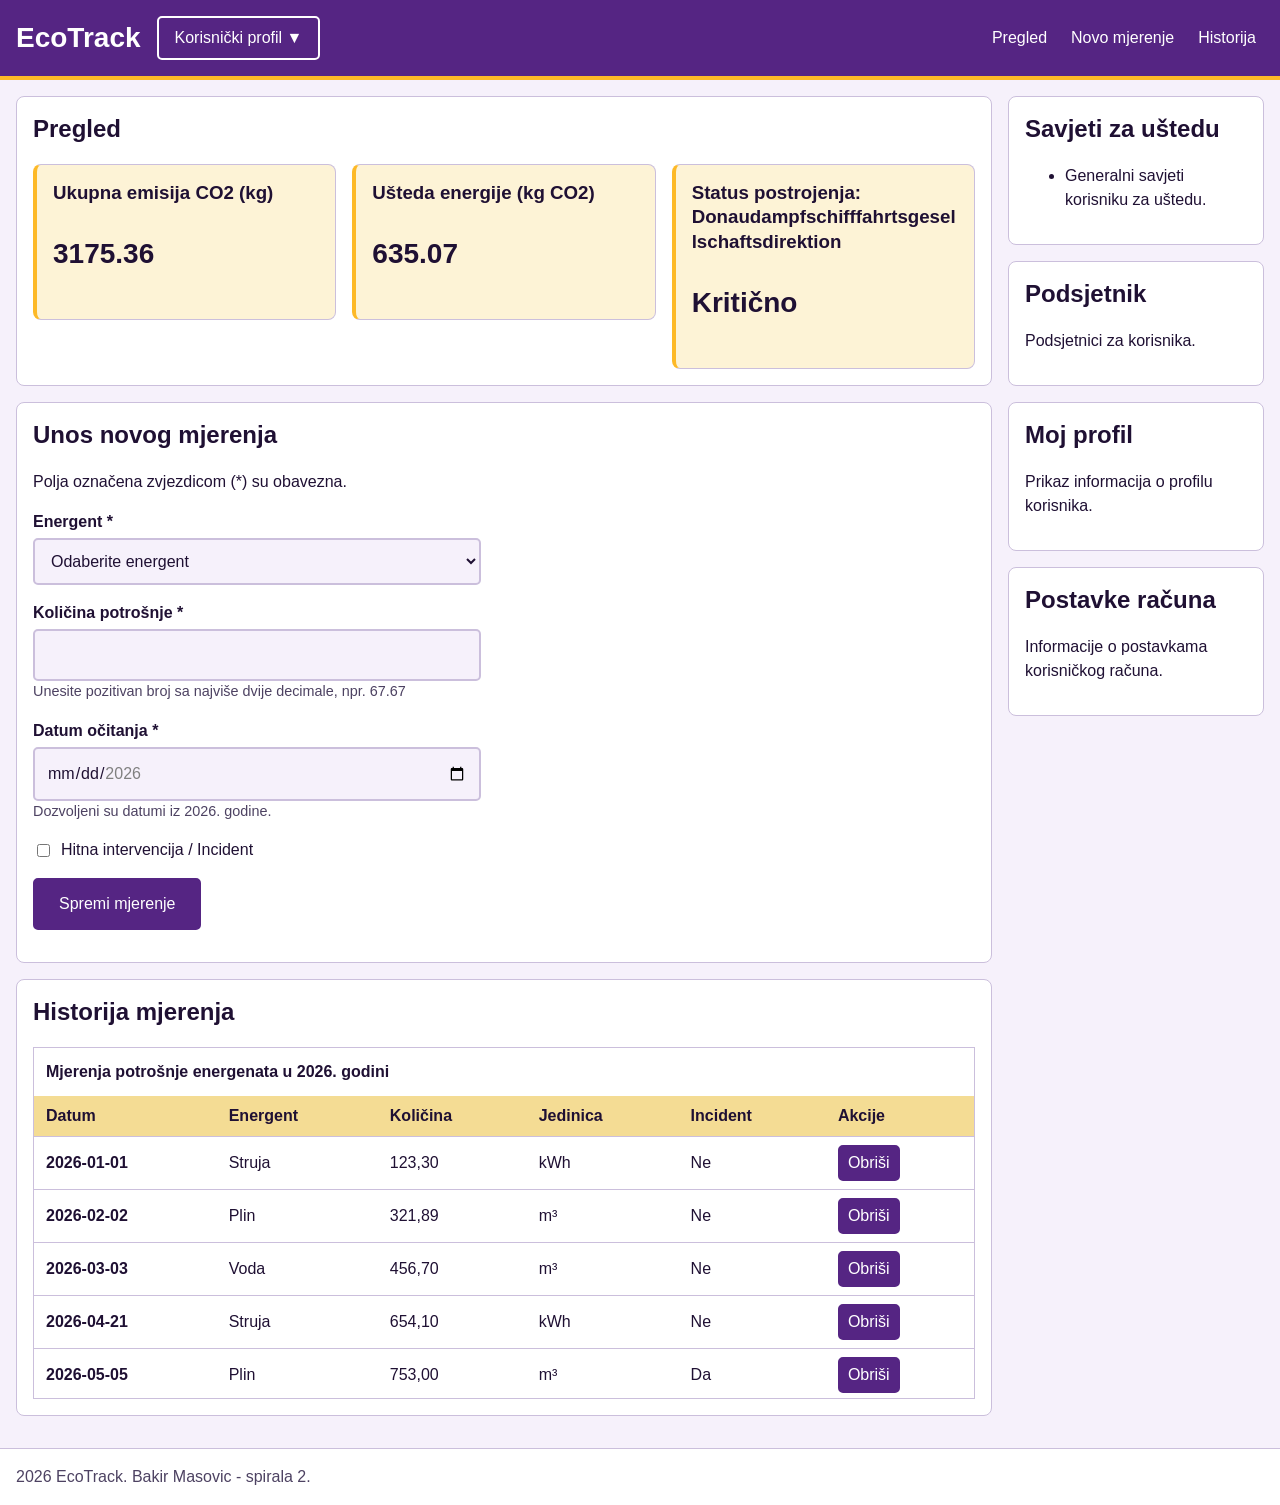
<file: index.html>
<!DOCTYPE html>
<html lang="bs">
<head>

  <meta charset="UTF-8">
  <meta name="viewport" content="width=device-width, initial-scale=1.0">
  <title>EcoTrack</title>
  <link rel="stylesheet" href="css/style.css">

</head>
<body>

  <a class="skip-link" href="#glavni-sadrzaj">Preskoči na glavni sadržaj</a>

  <header>
    <h1>EcoTrack</h1>

    <nav class="profil">
      <details>

        <summary>Korisnički profil</summary>

        <ul class="profil-meni">
          <li><a href="#moj-profil">Moj profil</a></li>
          <li><a href="#postavke-racuna">Postavke računa</a></li>
          <li><a href="#historija">Moje aktivnosti</a></li>
        </ul>

      </details>
    </nav>

    <nav class="glavna-navigacija">

      <ul class="nav-list">
        <li><a href="#pregled">Pregled</a></li>
        <li><a href="#unos">Novo mjerenje</a></li>
        <li><a href="#historija">Historija</a></li>
      </ul>
    
    </nav>
  </header>

  <main id="glavni-sadrzaj">

    <section id="pregled">
      <h2>Pregled</h2>

      <ul class="kartice">
        <li>
          <article class="kartica" data-testid="kartica-emisija">
            <h3>Ukupna emisija CO2 (kg)</h3>
            <p class="vrijednost">1.992,70 t</p>
          </article>
        </li>

        <li>
          <article class="kartica" data-testid="kartica-usteda">
            <h3>Ušteda energije (kg CO2)</h3>
            <p class="vrijednost">27,23 %</p>
          </article>
        </li>

        <li>
          <article class="kartica" data-testid="kartica-status">
            <h3>Status postrojenja: Donaudampfschifffahrtsgesellschaftsdirektion</h3>
            <p class="vrijednost">Tip statusa</p>
          </article>
        </li>

      </ul>
    </section>

    <section id="unos">

      <h2>Unos novog mjerenja</h2>
      <p>Polja označena zvjezdicom (*) su obavezna.</p>

      <form action="#" method="get" novalidate data-testid="forma">
        <p class="polje">

          <label for="energent">Energent *</label>

          <select id="energent" name="energent" data-testid="energent" required aria-describedby="energent-greska">
            <option value="" selected disabled>Odaberite energent</option>
            <option value="struja">Struja</option>
            <option value="plin">Plin</option>
            <option value="voda">Voda</option>
          </select>

          <span class="greska" id="energent-greska">Odaberite energent.</span>

        </p>

        <p class="polje">
          <label for="kolicina">Količina potrošnje *</label>
          <input type="number" id="kolicina" name="kolicina" data-testid="kolicina" min="0.01" step="0.01" required aria-describedby="kolicina-pomoc kolicina-greska">
          <span class="pomoc" id="kolicina-pomoc">Unesite pozitivan broj sa najviše dvije decimale, npr. 67.67</span>
          <span class="greska" id="kolicina-greska">Unesite ispravnu količinu.</span>
        </p>

        <p class="polje">
          <label for="datum">Datum očitanja *</label>
          <input type="date" id="datum" name="datum" data-testid="datum" min="2026-01-01" max="2026-12-31" required aria-describedby="datum-pomoc datum-greska">
          <span class="pomoc" id="datum-pomoc">Dozvoljeni su datumi iz 2026. godine.</span>
          <span class="greska" id="datum-greska">Unesite datum iz 2026. godine.</span>
        </p>

        <p class="checkbox-polje">
          <input type="checkbox" id="incident" name="incident" value="da" data-testid="incident">
          <label for="incident">Hitna intervencija / Incident</label>
        </p>

        <button type="submit" data-testid="submit">Spremi mjerenje</button>
      </form>

      <div id="poruke" class="poruke" role="status" aria-live="polite" data-testid="poruke"></div>
    </section>

    <section id="historija">
      <h2>Historija mjerenja</h2>

      <figure class="tabela-scroll">

        <table data-testid="tabela">
          <caption>Mjerenja potrošnje energenata u 2026. godini</caption>
          <thead>

            <tr>
              <th scope="col" data-polje="datum">Datum</th>
              <th scope="col" data-polje="energent">Energent</th>
              <th scope="col" data-polje="kolicina">Količina</th>
              <th scope="col" data-polje="jedinica">Jedinica</th>
              <th scope="col" data-polje="incident">Incident</th>
              <th scope="col">Akcije</th>
            </tr>

          </thead>

          <tbody>
            <tr><th scope="row">2026-01-01</th><td>Struja</td><td>123,30</td><td>kWh</td><td>Ne</td></tr>
            <tr><th scope="row">2026-02-02</th><td>Plin</td><td>321,89</td><td>m³</td><td>Ne</td></tr>
            <tr><th scope="row">2026-03-03</th><td>Voda</td><td>456,70</td><td>m³</td><td>Ne</td></tr>
            <tr><th scope="row">2026-04-21</th><td>Struja</td><td>654,10</td><td>kWh</td><td>Ne</td></tr>
            <tr><th scope="row">2026-05-05</th><td>Plin</td><td>753,00</td><td>m³</td><td>Da</td></tr>
            <tr><th scope="row">2026-06-06</th><td>Voda</td><td>45,45</td><td>m³</td><td>Ne</td></tr>
            <tr><th scope="row">2026-07-07</th><td>Struja</td><td>597,97</td><td>kWh</td><td>Ne</td></tr>
            <tr><th scope="row">2026-08-08</th><td>Plin</td><td>64,67</td><td>m³</td><td>Ne</td></tr>
            <tr><th scope="row">2026-09-09</th><td>Voda</td><td>15,10</td><td>m³</td><td>Da</td></tr>
            <tr><th scope="row">2026-10-10</th><td>Struja</td><td>334,45</td><td>kWh</td><td>Ne</td></tr>
            <tr><th scope="row">2026-11-11</th><td>Plin</td><td>20,40</td><td>m³</td><td>Ne</td></tr>
            <tr><th scope="row">2026-12-12</th><td>Voda</td><td>14,45</td><td>m³</td><td>Ne</td></tr>
          </tbody>

        </table>
      </figure>
    </section>
  </main>

  <aside>
    <section>

      <h2>Savjeti za uštedu</h2>

      <ul>
        <li>Generalni savjeti korisniku za uštedu.</li>
      </ul>

    </section>

    <section>
      <h2>Podsjetnik</h2>
      <p>Podsjetnici za korisnika.</p>
    </section>

    <section id="moj-profil">
      <h2>Moj profil</h2>
      <p>Prikaz informacija o profilu korisnika.</p>
    </section>

    <section id="postavke-racuna">
      <h2>Postavke računa</h2>
      <p>Informacije o postavkama korisničkog računa.</p>
    </section>

  </aside>

  <footer>
    <p>2026 EcoTrack. Bakir Masovic - spirala 2.</p>
  </footer>

  <script src="js/Evidencija.js"></script>
  <script src="js/app.js"></script>

</body>
</html>
</file>
<file: css/style.css>
:root {
  --pozadina: #f6f1fb;
  --bijela: #ffffff;
  --svijetla: #fdf3d6;
  --tekst: #1f1033;
  --sporedni-tekst: #4d4262;
  --ivica: #cbbfdc;
  --glavna: #552583;
  --tekst-dugmeta: #ffffff;
  --hover: #3d1a5e;
  --greska: #b3261e;
  --uspjeh: #1a7a3c;
  --fokus: #0b57d0;
  --zaglavlje-tabele: #f4dc94;
  --akcent: #fdb927;
  --sjenka: rgba(0, 0, 0, 0.25);

  --razmak-mali: 0.25rem;
  --razmak: 0.5rem;
  --razmak-srednji: 0.75rem;
  --razmak-veliki: 1rem;
  --razmak-veci: 1.5rem;

  --font: Arial, sans-serif;
  --velicina-teksta: 1rem;
  --velicina-malog-teksta: 0.9rem;
  --velicina-velikog-teksta: 1.75rem;
  --visina-linije: 1.5;

  --debljina-ivice: 1px;
  --debljina-jace-ivice: 2px;
  --debljina-akcenta: 4px;
  --zaobljenje: 5px;
  --zaobljenje-kartice: 8px;
  --sirina-sidebar: 17rem;
  --sirina-kartice: 16rem;
  --sirina-menija: 12rem;
  --visina-tabele: 22rem;
  --sirina-tabele: 36rem;
  --trajanje-animacije: 1.5s;

  --sloj-zaglavlja: 1;
  --sloj-menija: 2;
}



@media (prefers-color-scheme: dark) {

  :root {
    --pozadina: #140a22;
    --bijela: #20123a;
    --svijetla: #2d1a52;
    --tekst: #f3ecfb;
    --sporedni-tekst: #c8badf;
    --ivica: #604b7e;
    --glavna: #fdb927;
    --tekst-dugmeta: #1a0b2e;
    --hover: #ffd36b;
    --greska: #ff8f86;
    --uspjeh: #74e0a0;
    --fokus: #8ab4ff;
    --zaglavlje-tabele: #3a2466;
    --sjenka: rgba(0, 0, 0, 0.7);
  }
}



*, *::before, *::after {
  box-sizing: border-box;
}

body {
  display: grid;
  grid-template-columns: minmax(0, 1fr) var(--sirina-sidebar);
  grid-template-rows: auto 1fr auto;
  grid-template-areas:
    "header header"
    "main aside"
    "footer footer";

  gap: var(--razmak-veliki);
  min-height: 100vh;
  margin: 0;
  background: var(--pozadina);
  color: var(--tekst);
  font-family: var(--font);
  font-size: var(--velicina-teksta);
  line-height: var(--visina-linije);

}



h1, h2, h3 {
  line-height: 1.3;
  overflow-wrap: anywhere;
}

a {
  color: var(--glavna);
}

.skip-link {
  position: absolute;

  top: var(--razmak);
  left: var(--razmak);
  z-index: var(--sloj-menija);
  padding: var(--razmak) var(--razmak-veliki);
  color: var(--tekst-dugmeta);
  background: var(--glavna);
  border-radius: var(--zaobljenje);
  transform: translateY(-200%);
}

.skip-link:focus {
  transform: translateY(0);
}

a:focus-visible,button:focus-visible,summary:focus-visible,input:focus-visible,select:focus-visible {
  outline: 3px solid var(--fokus);
  outline-offset: 2px;
}

header {
  grid-area: header;
  position: relative;
  z-index: var(--sloj-zaglavlja);
  display: flex;
  flex-wrap: wrap;
  align-items: center;

  gap: var(--razmak-veliki);
  padding: var(--razmak-veliki);
  background: var(--glavna);
  color: var(--tekst-dugmeta);
  border-bottom: var(--debljina-akcenta) solid var(--akcent);
}

header h1 {
  margin: 0;
  font-size: var(--velicina-velikog-teksta);
}






main {
  grid-area: main;
  min-width: 0;
  padding-left: var(--razmak-veliki);
}

aside {
  grid-area: aside;
  min-width: 0;
  padding-right: var(--razmak-veliki);
}



main section, aside section {
  margin-bottom: var(--razmak-veliki);
  padding: var(--razmak-veliki);
  background: var(--bijela);
  border: var(--debljina-ivice) solid var(--ivica);

  border-radius: var(--zaobljenje-kartice);
}

main section h2:first-child, aside section h2:first-child {
  margin-top: 0;
}

footer {
  grid-area: footer;
  padding: var(--razmak-veliki);
  background: var(--bijela);

  border-top: var(--debljina-ivice) solid var(--ivica);
  color: var(--sporedni-tekst);
}


footer p {
  margin: 0;
}

.nav-list {
  display: flex;
  flex-wrap: wrap;
  gap: var(--razmak);

  margin: 0;
  padding: 0;
  list-style: none;
}

.nav-list a {
  display: block;
  padding: var(--razmak);
  color: var(--tekst-dugmeta);
  text-decoration: none;
  border-radius: var(--zaobljenje);
}

.nav-list a:hover {
  background: var(--hover);
}

.glavna-navigacija {
  margin-left: auto;
}


.profil {
  position: relative;
}


.profil summary {
  padding: var(--razmak) var(--razmak-veliki);
  border: var(--debljina-jace-ivice) solid var(--tekst-dugmeta);
  border-radius: var(--zaobljenje);
  cursor: pointer;
  list-style: none;
}

.profil summary::after {
  content: " ▼";
}

.profil details[open] summary::after {
  content: " ▲";
}




.profil-meni {
  display: none;
  position: absolute;
  top: 100%;
  left: 0;
  z-index: var(--sloj-menija);
  width: var(--sirina-menija);
  max-width: 90vw;
  margin: 0;
  padding: var(--razmak) 0;

  background: var(--bijela);
  border: var(--debljina-ivice) solid var(--ivica);
  border-radius: var(--zaobljenje);
  box-shadow: 0 var(--razmak) var(--razmak-veliki) var(--sjenka);
  list-style: none;
}

.profil details::details-content {
  content-visibility: visible;
}

.profil:hover .profil-meni,
.profil details[open] .profil-meni {
  display: block;
}

.profil-meni a {
  display: block;
  padding: var(--razmak) var(--razmak-veliki);
  color: var(--tekst);
  text-decoration: none;
}

.profil-meni a:hover {
  background: var(--svijetla);
}




.kartice {
  display: grid;
  grid-template-columns: repeat(auto-fit, minmax(min(100%, var(--sirina-kartice)), 1fr));
  gap: var(--razmak-veliki);
  margin: 0;
  padding: 0;
  list-style: none;
}



.kartice li {
  min-width: 0;
}

.kartica {
  min-width: 0;
  padding: var(--razmak-veliki);
  background: var(--svijetla);

  border: var(--debljina-ivice) solid var(--ivica);
  border-left: var(--debljina-akcenta) solid var(--akcent);

  border-radius: var(--zaobljenje-kartice);
  overflow-wrap: anywhere;
  transition: transform 150ms ease, filter 150ms ease;
}

.kartice li:first-child .kartica:hover {
  transform: scale(1.02);
  filter: drop-shadow(0 var(--razmak) var(--razmak-veliki) var(--sjenka));
}

.kartica h3 {
  margin-top: 0;
}

.vrijednost {
  font-size: var(--velicina-velikog-teksta);
  font-weight: bold;
}




.polje {
  margin-bottom: var(--razmak-veliki);
}

.polje label {
  display: block;
  margin-bottom: var(--razmak-mali);
  font-weight: bold;
}



.polje input, .polje select {
  width: 100%;
  max-width: 28rem;
  padding: var(--razmak-srednji);
  color: var(--tekst);
  background: var(--pozadina);

  border: var(--debljina-jace-ivice) solid var(--ivica);
  border-radius: var(--zaobljenje);
  font: inherit;
}

.pomoc {
  display: block;
  color: var(--sporedni-tekst);
  font-size: var(--velicina-malog-teksta);
}

.greska {
  display: none;
  color: var(--greska);
  font-size: var(--velicina-malog-teksta);
}



.polje input:user-invalid, .polje select:user-invalid {
  border-color: var(--greska);
}

.polje input:user-invalid ~ .greska,
.polje select:user-invalid ~ .greska {
  display: block;
}



.polje input:valid, .polje select:valid {
  border-color: var(--uspjeh);
}

.checkbox-polje {
  display: flex;
  align-items: center;
  gap: var(--razmak);
}

button {
  padding: var(--razmak-srednji) var(--razmak-veci);

  color: var(--tekst-dugmeta);
  background: var(--glavna);
  border: var(--debljina-jace-ivice) solid var(--glavna);
  border-radius: var(--zaobljenje);
  font: inherit;
  cursor: pointer;
}

button:hover {
  background: var(--hover);
}



.tabela-scroll {
  max-height: var(--visina-tabele);
  margin: 0;
  overflow: auto;

  border: var(--debljina-ivice) solid var(--ivica);
}

table {
  width: 100%;
  border-collapse: separate;
  border-spacing: 0;
}

caption {
  padding: var(--razmak-srednji);
  font-weight: bold;
  text-align: left;
}



th, td {
  padding: var(--razmak) var(--razmak-srednji);
  border-bottom: var(--debljina-ivice) solid var(--ivica);
  text-align: left;
  white-space: nowrap;
}

thead th {
  position: sticky;
  top: 0;
  background: var(--zaglavlje-tabele);
}

/* Spirala 2: dinamički sadržaj tabele i poruke */

td[data-polje="energent"] {
  text-transform: capitalize;
}

td button {
  padding: var(--razmak-mali) var(--razmak);
}

/* Klasa --new dodaje se novom redu na 2 sekunde (app.js) */
tr.\--new {
  animation: novi-red var(--trajanje-animacije) ease-out;
}

@keyframes novi-red {
  from {
    background-color: var(--akcent);
  }

  to {
    background-color: transparent;
  }
}

.poruke {
  margin-top: var(--razmak-veliki);
  font-weight: bold;
  white-space: pre-line;
}

.poruke[data-stanje="uspjeh"] {
  color: var(--uspjeh);
}

.poruke[data-stanje="greska"] {
  color: var(--greska);
}





@media (max-width: 768px) {

  body {
    grid-template-columns: 1fr;
    grid-template-rows: auto auto 1fr auto;

    grid-template-areas:
      "header"
      "main"
      "aside"
      "footer";
  }

  main {
    padding: 0 var(--razmak-veliki);
  }

  aside {
    padding: 0 var(--razmak-veliki);
  }

  table {
    min-width: var(--sirina-tabele);
  }
}
</file>
